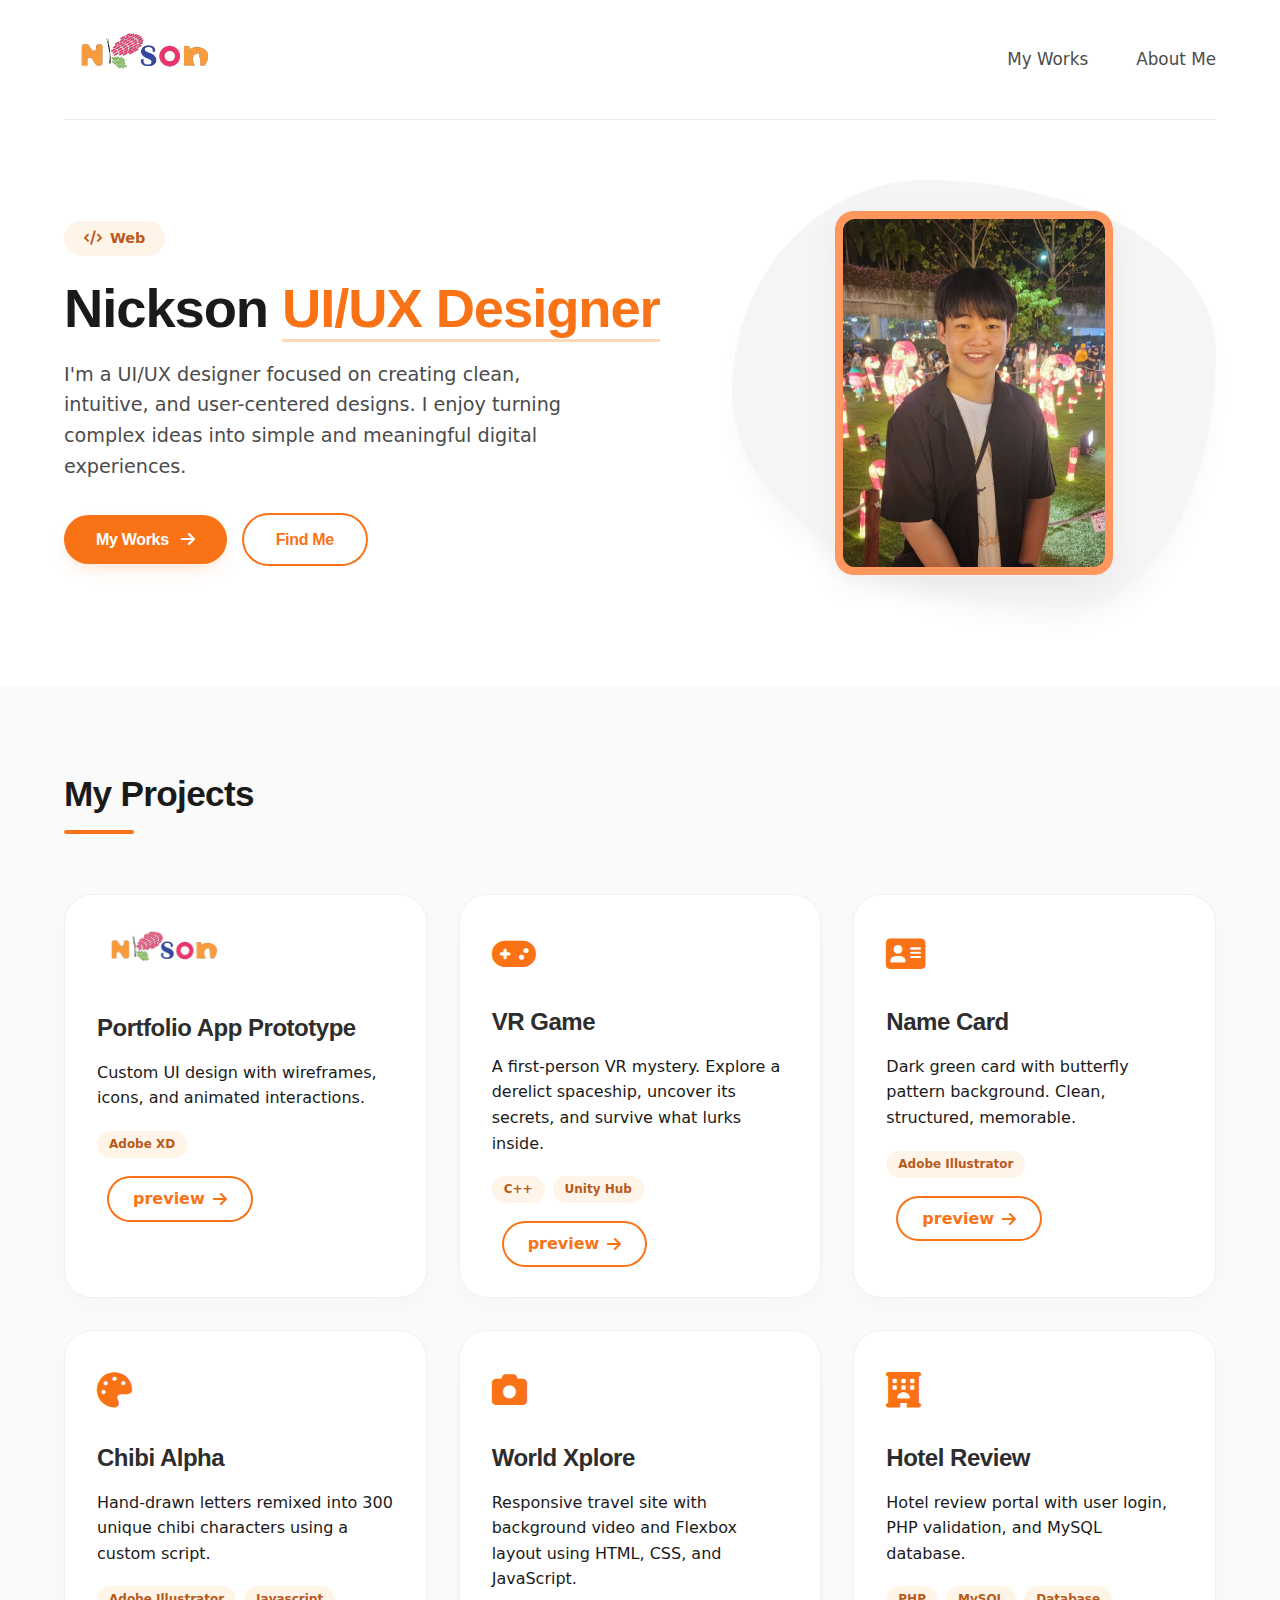
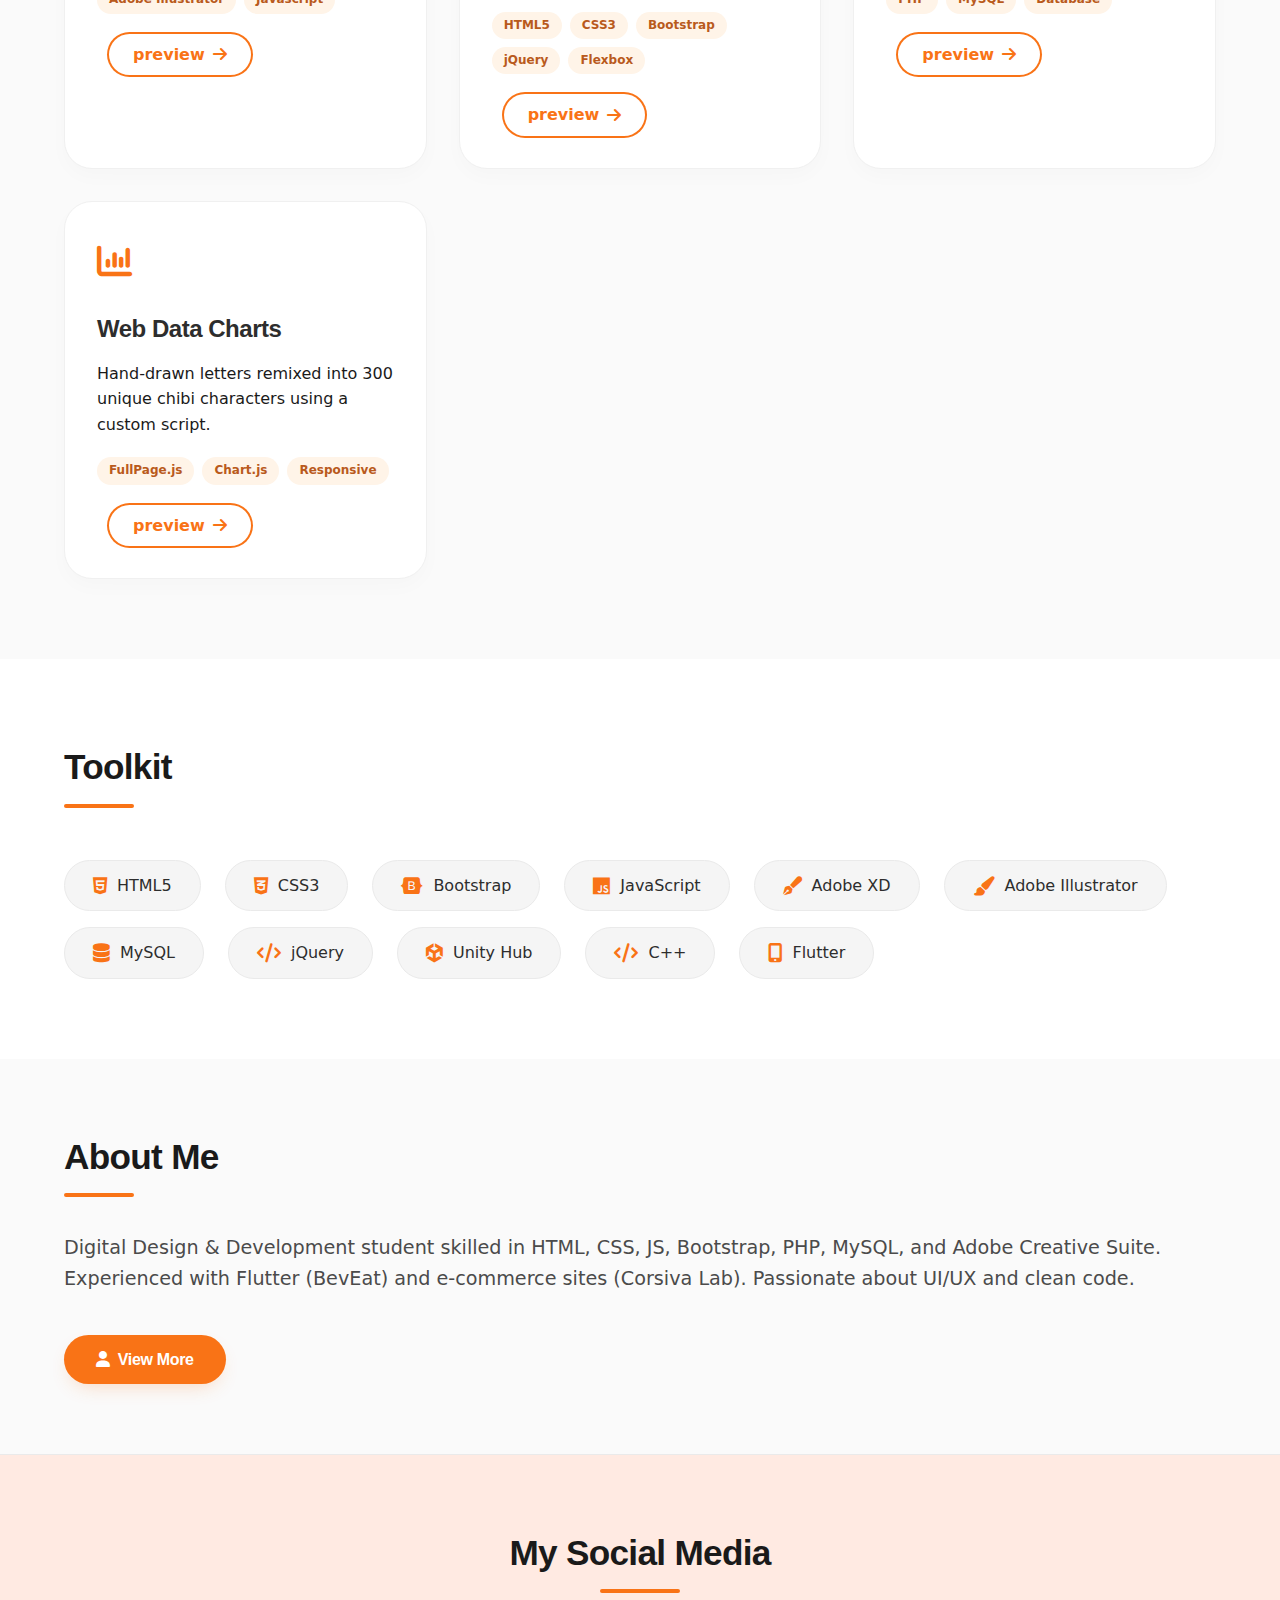
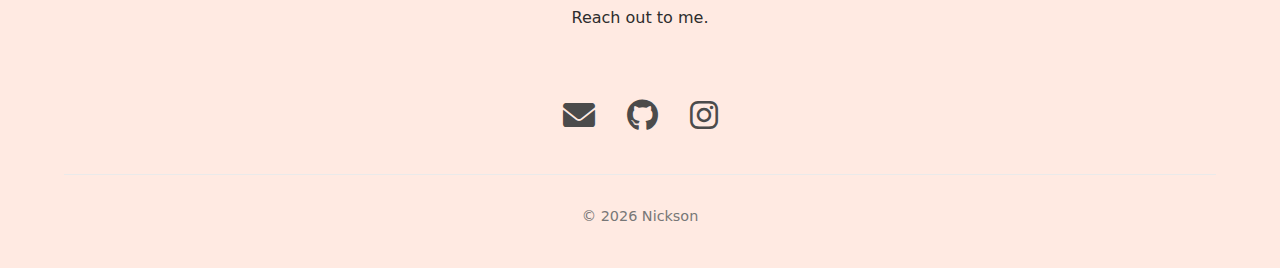
<file: index.html>
<!DOCTYPE html>
<html lang="en">
<head>
    <meta charset="UTF-8">
    <meta name="viewport" content="width=device-width, initial-scale=1.0">
    <title>white & orange portfolio · modular</title>
    <!-- Font Awesome 6 (free) -->
    <link rel="stylesheet" href="https://cdnjs.cloudflare.com/ajax/libs/font-awesome/6.0.0-beta3/css/all.min.css">
    <!-- External CSS -->
    <link rel="stylesheet" href="css/style.css">
    
</head>
<body>
    
    <div id="navbar-container"></div>

    <!-- hero - fresh white with orange pop -->
    <section class="hero">
        <div class="container hero-grid">
            <div class="hero-content">
                <span class="hero-badge"><i class="fas fa-code" style="margin-right: 8px;"></i>Web</span>
                <h1>Nickson <span class="hero-highlight">UI/UX Designer</span></h1>
                <p>I'm a UI/UX designer focused on creating clean, intuitive, and user-centered designs. I enjoy turning complex ideas into simple and meaningful digital experiences.</p>
                <a href="#work" class="button">My Works <i class="fas fa-arrow-right" style="margin-left: 8px;"></i></a>
                <a href="#contact" class="button button-outline">Find Me</a>
            </div>
            <div class="hero-image">
                <div class="profile-card">
                    <img src="img/pd-profile.jpg" alt="Profile">
                </div>
            </div>
        </div>
    </section>

    <!-- work / clean cards with orange accents -->
    <section class="projects" id="work">
        <div class="container">
            <h2 class="section-title">My Projects</h2>
            <p style="color: #4b4b4b; max-width: 600px;"></p>

            <div class="projects-grid">
                <div class="project-card">
                    <div class="project-icon">
                        <img src="img/nav-logo.png" alt="Project icon" style="width:45%; height: 45%;">
                    </div>
                    <h3>Portfolio App Prototype</h3>
                    <p>Custom UI design with wireframes, icons, and animated interactions.</p>
                    <div class="project-tags">
                        <span class="tag">Adobe XD</span>
                    </div>
                    <a href="appPrototype.html" class="project-link button-s button-outline">preview <i class="fas fa-arrow-right"></i></a>
                </div>
                <div class="project-card">
                    <div class="project-icon"><i class="fa-solid fa-gamepad"></i></div>
                    <h3>VR Game</h3>
                    <p>A first-person VR mystery. Explore a derelict spaceship, uncover its secrets, and survive what lurks inside.</p>
                    <div class="project-tags">
                        <span class="tag">C++</span>
                        <span class="tag">Unity Hub</span>
                    </div>
                    <a href="vrGame.html" class="project-link button-s button-outline">preview <i class="fas fa-arrow-right"></i></a>
                </div>
                <div class="project-card">
                    <div class="project-icon"><i class="fas fa-address-card"></i></div>
                    <h3>Name Card</h3>
                    <p>Dark green card with butterfly pattern background. Clean, structured, memorable.</p>
                    <div class="project-tags">
                        <span class="tag">Adobe Illustrator</span>
                    </div>
                    <a href="namecard.html" class="project-link button-s button-outline">preview <i class="fas fa-arrow-right"></i></a>
                </div>
                <div class="project-card">
                    <div class="project-icon"><i class="fas fa-palette"></i></div>
                    <h3>Chibi Alpha</h3>
                    <p>Hand-drawn letters remixed into 300 unique chibi characters using a custom script.</p>
                    <div class="project-tags">
                        <span class="tag">Adobe Illustrator</span>
                        <span class="tag">Javascript</span>
                    </div>
                    <a href="chibiAlpha.html" class="project-link button-s button-outline">preview <i class="fas fa-arrow-right"></i></a>
                </div>
                <div class="project-card">
                    <div class="project-icon"><i class="fas fa-camera"></i></div>
                    <h3>World Xplore</h3>
                    <p>Responsive travel site with background video and Flexbox layout using HTML, CSS, and JavaScript.</p>
                    <div class="project-tags">
                        <span class="tag">HTML5</span>
                        <span class="tag">CSS3</span>
                        <span class="tag">Bootstrap</span>
                        <span class="tag">jQuery</span>
                        <span class="tag">Flexbox</span>
                    </div>
                    <a href="webArticle.html" class="project-link button-s button-outline">preview <i class="fas fa-arrow-right"></i></a>
                </div>
                <div class="project-card">
                    <div class="project-icon"><i class="fas fa-hotel"></i></div>
                    <h3>Hotel Review</h3>
                    <p>Hotel review portal with user login, PHP validation, and MySQL database.</p>
                    <div class="project-tags">
                        <span class="tag">PHP</span>
                        <span class="tag">MySQL</span>
                        <span class="tag">Database</span>
                    </div>
                    <a href="hotelReviews.html" class="project-link button-s button-outline">preview <i class="fas fa-arrow-right"></i></a>
                </div>
                <div class="project-card">
                    <div class="project-icon"><i class="fa-solid fa-chart-column"></i></div>
                    <h3>Web Data Charts</h3>
                    <p>Hand-drawn letters remixed into 300 unique chibi characters using a custom script.</p>
                    <div class="project-tags">
                        <span class="tag">FullPage.js</span>
                        <span class="tag">Chart.js</span>
                        <span class="tag">Responsive</span>
                    </div>
                    <a href="webPagesChart.html" class="project-link button-s button-outline">preview <i class="fas fa-arrow-right"></i></a>
                </div>
            </div>
        </div>
    </section>

    <!-- skills / clean toolkit -->
    <!-- skills / clean toolkit -->
    <section class="skills" id="skills">
        <div class="container">
            <h2 class="section-title">Toolkit</h2>
            <div class="skillset">
                <span><i class="fab fa-html5"></i>HTML5</span>
                <span><i class="fab fa-css3-alt"></i>CSS3</span>
                <span><i class="fab fa-bootstrap"></i>Bootstrap</span>
                <span><i class="fab fa-js"></i>JavaScript</span>
                <span><i class="fas fa-pen-fancy"></i>Adobe XD</span>
                <span><i class="fas fa-paint-brush"></i>Adobe Illustrator</span>
                <span><i class="fas fa-database"></i>MySQL</span>
                <span><i class="fas fa-code"></i>jQuery</span>
                <span><i class="fab fa-unity"></i>Unity Hub</span>
                <span><i class="fas fa-code"></i>C++</span>
                <span><i class="fas fa-mobile-alt"></i>Flutter</span>
            </div>
        </div>
    </section>

    <!-- about / fresh and airy -->
    <section class="about" id="about">
        <div class="container about-flex">
            <div class="about-text">
                <h2 class="section-title">About Me</h2>
                <p>Digital Design & Development student skilled in HTML, CSS, JS, Bootstrap, PHP, MySQL, and Adobe Creative Suite. Experienced with Flutter (BevEat) and e-commerce sites (Corsiva Lab). Passionate about UI/UX and clean code.</p>
                <a href="about.html" class="button" style="margin-top: 16px;"><i class="fas fa-user" style="margin-right: 8px;"></i>View More</a>
            </div>
            
        </div>
    </section>
    <div id="footer-container"></div>
    
    <script src="js/navbar.js"></script>
    <script src="js/script.js"></script>
    <script src="js/footer.js"></script>
</body>
</html>
</file>
<file: css/style.css>
* {
    margin: 0;
    padding: 0;
    box-sizing: border-box;
}
html {
    scroll-behavior: smooth;
}
body {
    background: #ffffff;
    font-family: 'Inter', system-ui, -apple-system, BlinkMacSystemFont, 'Segoe UI', Roboto, sans-serif;
    line-height: 1.6;
    color: #1a1a1a;
    scroll-behavior: smooth;
}

h1, h2, h3, .button {
    font-family: 'Inter', 'Poppins', sans-serif;
    font-weight: 600;
    letter-spacing: -0.02em;
}

.container {
    max-width: 1200px;
    margin: 0 auto;
    padding: 0 24px;
}

:root {
    --orange: #f97316;
    --orange-light: #fff4e8;
    --orange-soft: #ffd8b8;
    --gray-light: #f5f5f5;
    --gray: #4b4b4b;
}

.navbar {
    display: flex;
    justify-content: space-between;
    align-items: center;
    padding: 28px 0;
    flex-wrap: wrap;
    gap: 20px;
    border-bottom: 1px solid #eaeaea;
}

.logo {
    font-size: 2rem;
    font-weight: 700;
    color: #2d2d2d;
    letter-spacing: -0.02em;
}

.nav-links {
    display: flex;
    gap: 3rem;
    font-weight: 500;
}

.nav-links a {
    text-decoration: none;
    color: #4b4b4b;
    transition: color 0.2s;
    font-size: 1.05rem;
}

.nav-links a:hover {
    color: var(--orange);
}

/* Default styles for desktop */
.navbar img {
    width: 20%;
    max-width: 200px; /* Prevents logo from getting too large on big screens */
    min-width: 160px; /* Prevents logo from getting too small */
    height: auto; /* Maintains aspect ratio */
}

/* Tablet styles */
@media screen and (max-width: 768px) {
    .navbar img {
        width: 25%;
        max-width: 180px;
    }
}

/* Mobile styles */
@media screen and (max-width: 480px) {
    .navbar img {
        width: 35%;
        max-width: 150px;
        min-width: 100px;
    }
}

.button {
    display: inline-block;
    background: var(--orange);
    color: white;
    padding: 12px 32px;
    border-radius: 40px;
    text-decoration: none;
    font-weight: 600;
    transition: transform 0.15s, box-shadow 0.2s;
    border: none;
    cursor: pointer;
    box-shadow: 0 8px 20px -8px rgba(249, 115, 22, 0.3);
}

.button-s {
    display: inline-block;
    background: var(--orange);
    color: white;
    padding: 8px 24px;
    border-radius: 40px;
    text-decoration: none;
    font-weight: 600;
    transition: transform 0.15s, box-shadow 0.2s;
    border: none;
    cursor: pointer;
    box-shadow: 0 8px 20px -8px rgba(249, 115, 22, 0.3);
}

.button:hover {
    transform: translateY(-2px);
    box-shadow: 0 12px 24px -8px #f97316;
}

.button-outline {
    background: transparent;
    color: var(--orange);
    box-shadow: 0 0 0 2px var(--orange);
    margin-left: 12px;
}

.button-outline:hover {
    background: var(--orange-light);
    transform: translateY(-2px);
}

/* Profile card sizing */
.profile-card {
    width: 280px;  /* Fixed width - adjust as needed */
    max-width: 100%;
    margin: 0 auto;
    border-radius: 20px;
    background: rgb(255, 150, 93);
    box-shadow: 0 10px 30px rgba(0,0,0,0.05);
    transition: all 0.3s ease;
    border: 1px solid #f0f0f0;
    overflow: hidden;
    padding: 8px;
}

.profile-card:hover {
    box-shadow: 0 20px 40px rgba(255, 140, 66, 0.15);
    border-color: #FF8C42;
    transform: translateY(-4px);
}

.profile-card img {
    width: 100%;
    height: auto;
    display: block;
    border-radius: 12px;
}

/* For mobile screens */
@media (max-width: 768px) {
    .profile-card {
        width: 220px;  /* Smaller on mobile */
    }
}

.hero {
    padding: 60px 0 80px;
}

.hero-grid {
    display: flex;
    align-items: center;
    gap: 4rem;
    flex-wrap: wrap;
}

.hero-content {
    flex: 1 1 400px;
}

.hero-badge {
    background: var(--orange-light);
    color: #b95a1c;
    display: inline-block;
    padding: 6px 20px;
    border-radius: 40px;
    font-size: 0.9rem;
    font-weight: 600;
    margin-bottom: 20px;
}

.hero-content h1 {
    font-size: 3.4rem;
    line-height: 1.2;
    margin-bottom: 18px;
    color: #1a1a1a;
}

.hero-highlight {
    color: var(--orange);
    border-bottom: 3px solid var(--orange-soft);
}

.hero-content p {
    font-size: 1.2rem;
    color: var(--gray);
    max-width: 520px;
    margin-bottom: 32px;
}

.hero-image {
    flex: 1 1 280px;
    background: var(--gray-light);
    border-radius: 40% 60% 30% 70% / 50% 40% 60% 50%;
    padding: 30px;
    min-height: 280px;
    display: flex;
    align-items: center;
    justify-content: center;
    box-shadow: 0 20px 30px -10px rgba(0,0,0,0.05);
}

.hero-image i {
    font-size: 8rem;
    color: var(--orange);
    opacity: 0.9;
}

.section-title {
    font-size: 2.2rem;
    margin-bottom: 12px;
    display: inline-block;
    color: #1a1a1a;
}
.section-title:after {
    content: '';
    display: block;
    width: 70px;
    height: 4px;
    background: var(--orange);
    border-radius: 4px;
    margin-top: 8px;
}

.projects {
    padding: 80px 0;
    background: #fafafa;
}

.projects-grid {
    display: grid;
    grid-template-columns: repeat(auto-fit, minmax(270px, 1fr));
    gap: 32px;
    margin-top: 48px;
}

.project-card {
    background: white;
    border-radius: 28px;
    padding: 32px;
    box-shadow: 0 8px 20px rgba(0,0,0,0.02);
    transition: all 0.25s;
    border: 1px solid #f0f0f0;
}

.project-card:hover {
    transform: translateY(-6px);
    box-shadow: 0 20px 30px -10px rgba(249, 115, 22, 0.1);
    border-color: var(--orange-soft);
}

.project-icon {
    font-size: 2.2rem;
    color: var(--orange);
    margin-bottom: 20px;
}

.project-card h3 {
    font-size: 1.5rem;
    margin-bottom: 12px;
    color: #2d2d2d;
}

.project-tags {
    display: flex;
    flex-wrap: wrap;
    gap: 8px;
    margin: 20px 0 20px;
}

.tag {
    background: var(--orange-light);
    color: #b95a1c;
    font-size: 0.75rem;
    font-weight: 600;
    padding: 4px 12px;
    border-radius: 30px;
}

.project-link {
    text-decoration: none;
    font-weight: 600;
    color: var(--orange);
    display: inline-flex;
    align-items: center;
    gap: 8px;
}

.project-link i {
    transition: transform 0.2s;
}
.project-link:hover i {
    transform: translateX(5px);
}

.skills {
    padding: 80px 0;
    background: white;
}

.skillset {
    display: flex;
    flex-wrap: wrap;
    gap: 16px 24px;
    margin-top: 40px;
}

.skillset span {
    background: var(--gray-light);
    padding: 12px 28px;
    border-radius: 50px;
    font-weight: 500;
    color: #2d2d2d;
    display: flex;
    align-items: center;
    gap: 10px;
    border: 1px solid #eaeaea;
}

.skillset i {
    color: var(--orange);
    font-size: 1.2rem;
}

.about {
    padding: 70px 0;
    background: #fafafa;
}

.about-flex {
    display: flex;
    gap: 50px;
    align-items: center;
    flex-wrap: wrap;
}

.about-text p {
    font-size: 1.2rem;
    color: var(--gray);
    margin: 24px 0;
}

.about-stats {
    flex: 1 1 200px;
    display: flex;
    flex-direction: column;
    gap: 24px;
    background: white;
    padding: 36px 28px;
    border-radius: 40px;
    border: 1px solid #eaeaea;
}

.stat-item {
    text-align: center;
}
.stat-number {
    font-size: 2.8rem;
    font-weight: 700;
    color: var(--orange);
    line-height: 1;
}

.contact {
    padding: 70px 0 40px;
    background: white;
    color: #2d2d2d;
    border-top: 1px solid #eaeaea;
}

.contact-container {
    display: flex;
    flex-direction: column;
    align-items: center;
    text-align: center;
}

.contact h2 {
    color: #1a1a1a;
}
.contact h2:after {
    background: var(--orange);
    width: 80px;
    margin-left: auto;
    margin-right: auto;
}

.contact-links {
    display: flex;
    gap: 32px;
    flex-wrap: wrap;
    justify-content: center;
    margin: 40px 0 32px;
}

.contact-links a {
    color: var(--gray);
    font-size: 2rem;
    transition: all 0.2s;
}
.contact-links a:hover {
    color: var(--orange);
    transform: translateY(-4px);
}

.copyright {
    font-size: 0.9rem;
    color: #777;
    border-top: 1px solid #eaeaea;
    padding-top: 30px;
    width: 100%;
}
/* Add this to your existing CSS */

/* Hamburger Button */
.hamburger {
    display: none;
    background: none;
    border: none;
    cursor: pointer;
    padding: 5px;
    z-index: 100;
}

.bar {
    display: block;
    width: 25px;
    height: 3px;
    margin: 5px 0;
    background-color: #333;
    border-radius: 3px;
    transition: all 0.3s ease;
}

/* Mobile Styles - Replace your existing @media (max-width: 700px) section */
@media screen and (max-width: 768px) {
    .hamburger {
        display: block;
    }

    .hamburger.active .bar:nth-child(1) {
        transform: translateY(8px) rotate(45deg);
    }

    .hamburger.active .bar:nth-child(2) {
        opacity: 0;
    }

    .hamburger.active .bar:nth-child(3) {
        transform: translateY(-8px) rotate(-45deg);
    }

    .nav-links.active a {
        color: white;
    }

    .nav-links {
        position: fixed;
        left: -100%;
        top: 90px; /* Adjust based on your header height */
        flex-direction: column;
        width: 100%;
        text-align: center;
        gap: 0;
        box-shadow: 0 10px 10px rgba(0, 0, 0, 0.1);
        transition: 0.3s;
        padding: 20px 0;
        z-index: 99;
    }

    .nav-links.active {
        left: 0;
    }

    .nav-links a {
        padding: 15px 0;
        width: 100%;
        display: block;
    }

    .nav-links a {
        padding: 15px 20px;
        margin: 2px 0px;
        border-radius: 30px;
        transition: all 0.3s ease;
    }
    
    .nav-links a:hover {
        background-color: #f97316;
        color: white;
        transform: translateY(-2px);
        box-shadow: 0 5px 15px rgba(249, 115, 22, 0.3);
    }

    .nav-links a:last-child {
        border-bottom: none;
    }

    .navbar {
        flex-direction: row; /* Change from column to row */
        align-items: center;
        justify-content: space-between;
        padding: 15px 0;
    }

    .hero-content h1 {
        font-size: 2.5rem;
    }
}

/* Optional: Menu Overlay */
.menu-overlay {
    display: none;
    position: fixed;
    top: 0;
    left: 0;
    width: 100%;
    height: 100%;
    background-color: rgba(0, 0, 0, 0.8);
    z-index: 98;
    opacity: 0;
    transition: opacity 0.3s ease;
}

.menu-overlay.active {
    display: block;
    opacity: 1;
}

/* When hamburger is active (menu open), change bar color to white */
.hamburger.active .bar {
    background-color: white;
}

/* Optional: Add a background to the hamburger when active for better visibility */
.hamburger.active {
    background-color: rgba(0, 0, 0, 0.2);
    border-radius: 5px;
}
</file>
